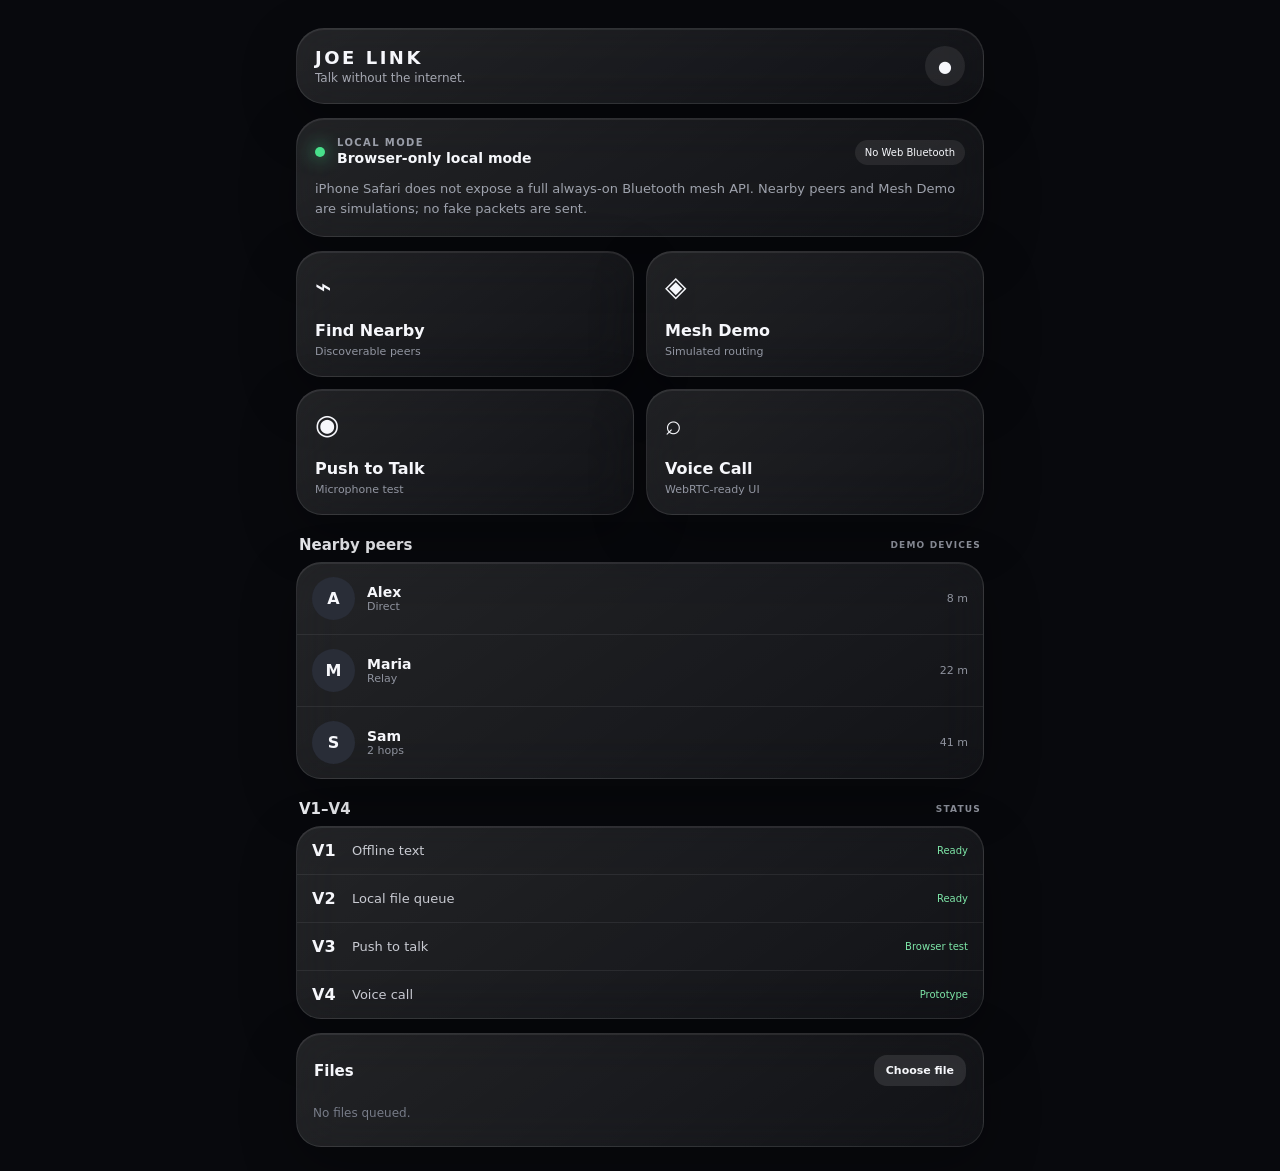
<file: index.html>
<!doctype html>
<html lang="en">
<head>
<meta charset="utf-8">
<meta name="viewport" content="width=device-width,initial-scale=1,viewport-fit=cover,user-scalable=no">
<meta name="theme-color" content="#08090d">
<meta name="apple-mobile-web-app-capable" content="yes">
<meta name="apple-mobile-web-app-status-bar-style" content="black-translucent">
<meta name="apple-mobile-web-app-title" content="JOE LINK">
<link rel="manifest" href="manifest.json">
<link rel="apple-touch-icon" href="icons/icon-192.png">
<link rel="stylesheet" href="styles.css">
<title>JOE LINK</title>
</head>
<body>
<div class="app">
<header class="top glass"><div><b>JOE LINK</b><small>Talk without the internet.</small></div><button id="profile" class="round">●</button></header>
<main>
<section class="glass status"><div class="row"><i class="dot"></i><div><label>LOCAL MODE</label><strong id="transport">Browser prototype</strong></div><em id="bt">Checking…</em></div><p id="limit">Local-first prototype. No account, backend, ads, or paid service.</p></section>

<section class="grid">
<button class="glass feature" data-action="find"><span>⌁</span><b>Find Nearby</b><small>Discoverable peers</small></button>
<button class="glass feature" data-action="mesh"><span>◈</span><b>Mesh Demo</b><small>Simulated routing</small></button>
<button class="glass feature" data-action="ptt"><span>◉</span><b>Push to Talk</b><small>Microphone test</small></button>
<button class="glass feature" data-action="call"><span>⌕</span><b>Voice Call</b><small>WebRTC-ready UI</small></button>
</section>

<section><div class="title">Nearby peers <small>DEMO DEVICES</small></div><div id="peers" class="glass list"></div></section>
<section><div class="title">V1–V4 <small>STATUS</small></div><div class="glass versions">
<div><b>V1</b><span>Offline text</span><i>Ready</i></div>
<div><b>V2</b><span>Local file queue</span><i>Ready</i></div>
<div><b>V3</b><span>Push to talk</span><i>Browser test</i></div>
<div><b>V4</b><span>Voice call</span><i>Prototype</i></div>
</div></section>

<section class="glass files"><div class="title">Files <button id="choose">Choose file</button></div><input id="file" type="file" multiple hidden><div id="queue" class="empty">No files queued.</div></section>
</main>

<div id="toast" class="toast"></div>

<div id="chat" class="sheet"><div class="backdrop" data-close-chat></div><section class="glass panel">
<div class="grab"></div><header class="chathead"><button data-close-chat>‹</button><div id="chatAvatar" class="avatar">A</div><div class="chatname"><b id="chatName">Alex</b><small id="chatRoute">Direct · 8 m</small></div><button id="chatCall" class="round">⌕</button></header>
<div id="messages" class="messages"></div>
<div class="glass composer"><button id="chatMic">◉</button><input id="input" placeholder="Message locally…" autocomplete="off"><button id="send">↑</button></div>
</section></div>

<div id="ptt" class="modal"><section class="glass modalbox"><button class="close" data-close>×</button><label>V3 · PUSH TO TALK</label><h2>Hold to talk</h2><p>Records locally when supported. It does not claim Bluetooth transmission.</p><div id="recordState">Ready</div><button id="hold" class="hold">Hold</button><audio id="preview" controls hidden></audio></section></div>

<div id="call" class="modal call"><section><button class="close light" data-close>×</button><div id="callAvatar" class="callavatar">A</div><label>V4 · VOICE CALL</label><h2 id="callName">Alex</h2><div id="timer">00:00</div><p id="callStatus">Local/WebRTC prototype — no cellular call</p><div class="controls"><button id="mute">🎙<small>Mute</small></button><button id="speaker">🔊<small>Speaker</small></button><button id="end" class="end">☎<small>End</small></button></div></section></div>

<div id="mesh" class="modal"><section class="glass modalbox"><button class="close" data-close>×</button><label>MESH DEMO</label><h2>Nearby routing</h2><p>Visualizes a future native relay path. No fake radio packets are sent.</p><div id="nodes"></div><button id="reroute" class="primary">Simulate route</button></section></div>
</div>
<script src="app.js" defer></script>
</body></html>
</file>
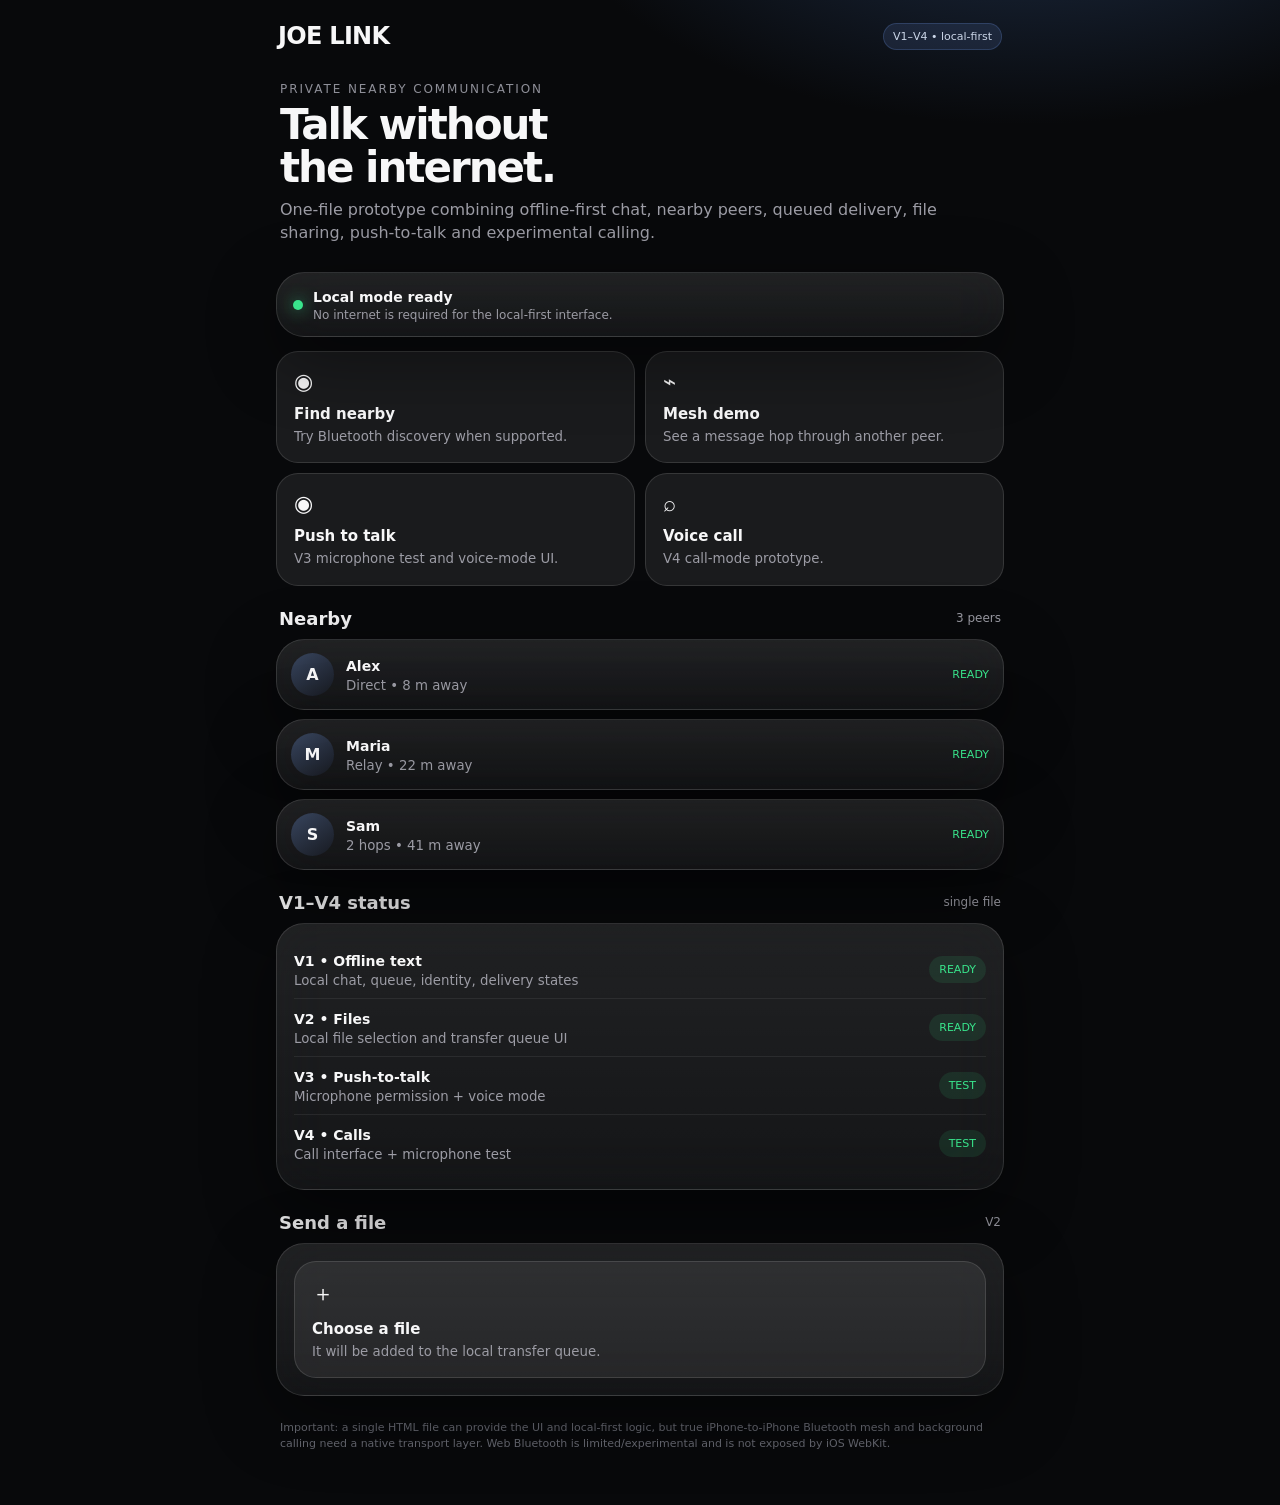
<file: joe-link-v1-v4.html>
<!doctype html>
<html lang="en">
<head>
<meta charset="utf-8">
<meta name="viewport" content="width=device-width,initial-scale=1,viewport-fit=cover">
<meta name="theme-color" content="#08090b">
<title>JOE LINK — V1–V4</title>
<style>
:root{--bg:#08090b;--card:rgba(255,255,255,.075);--line:rgba(255,255,255,.12);--text:#f7f7f8;--muted:#9c9ca5;--accent:#79a7ff;--green:#39e58c}
*{box-sizing:border-box;-webkit-tap-highlight-color:transparent}html,body{margin:0;background:radial-gradient(900px 500px at 80% -10%,#20314c 0,transparent 55%),var(--bg);color:var(--text);font-family:-apple-system,BlinkMacSystemFont,"SF Pro Display","SF Pro Text",Inter,system-ui,sans-serif;min-height:100%}body{padding:env(safe-area-inset-top) 0 env(safe-area-inset-bottom)}button,input{font:inherit}button{border:0;color:inherit;cursor:pointer}.app{max-width:760px;margin:auto;min-height:100vh;padding:18px 16px 28px}.top{display:flex;align-items:center;justify-content:space-between;padding:4px 2px 18px}.brand{font-weight:800;letter-spacing:-.7px;font-size:24px}.badge{font-size:11px;color:#cbd6e8;background:#79a7ff1f;border:1px solid #79a7ff33;padding:6px 9px;border-radius:999px}.hero{padding:14px 4px 18px}.eyebrow{font-size:12px;letter-spacing:.16em;color:#8e8f98;text-transform:uppercase}h1{font-size:42px;line-height:1.02;letter-spacing:-2px;margin:8px 0}.sub{color:var(--muted);line-height:1.45}.glass{background:linear-gradient(180deg,#ffffff1a,#ffffff0d);border:1px solid var(--line);box-shadow:0 20px 70px #00000073;backdrop-filter:blur(28px);-webkit-backdrop-filter:blur(28px);border-radius:28px}.status{display:flex;gap:10px;align-items:center;padding:14px 16px;margin:10px 0 14px}.dot{width:10px;height:10px;border-radius:50%;background:var(--green);box-shadow:0 0 16px #39e58cb3}.status b{font-size:14px}.status span{font-size:12px;color:var(--muted);display:block;margin-top:2px}.actions{display:grid;grid-template-columns:1fr 1fr;gap:10px;margin-bottom:16px}.action{padding:17px;border-radius:22px;background:var(--card);border:1px solid var(--line);text-align:left;transition:.18s transform,.18s background}.action:active{transform:scale(.98)}.icon{font-size:22px;display:block;margin-bottom:10px}.action b{font-size:15px}.action small{display:block;color:var(--muted);margin-top:5px;line-height:1.3}.section-title{display:flex;justify-content:space-between;align-items:center;margin:22px 3px 10px}.section-title h2{font-size:18px;margin:0}.section-title span{font-size:12px;color:var(--muted)}.peers{display:grid;gap:9px}.peer{display:flex;align-items:center;gap:12px;padding:13px 14px;width:100%;text-align:left}.avatar{width:43px;height:43px;border-radius:50%;display:grid;place-items:center;background:linear-gradient(145deg,#38455e,#171a21);font-weight:700}.peer-main{flex:1}.peer-main b{font-size:14px}.peer-main small{display:block;color:var(--muted);margin-top:3px}.online{font-size:11px;color:var(--green)}.panel{padding:17px;margin-top:10px}.row{display:flex;align-items:center;gap:12px;padding:10px 0}.row+.row{border-top:1px solid #ffffff12}.row .grow{flex:1}.row b{font-size:14px}.row small{display:block;color:var(--muted);margin-top:3px}.pill{padding:7px 10px;border-radius:999px;background:#39e58c1a;color:var(--green);font-size:11px}footer{padding:24px 4px;color:#686a73;font-size:11px;line-height:1.5}.chat{display:none;position:fixed;inset:0;z-index:10;background:#050608c2;backdrop-filter:blur(18px);-webkit-backdrop-filter:blur(18px)}.sheet{position:absolute;left:0;right:0;bottom:0;max-height:92vh;min-height:70vh;background:linear-gradient(180deg,#17181c,#0b0c0e);border:1px solid var(--line);border-bottom:0;border-radius:30px 30px 0 0;display:flex;flex-direction:column;box-shadow:0 -30px 100px #0000008c;animation:up .28s ease}@keyframes up{from{transform:translateY(100%);opacity:.6}to{transform:none;opacity:1}}.handle{width:44px;height:5px;border-radius:99px;background:#707179;margin:10px auto}.chat-head{display:flex;align-items:center;gap:11px;padding:10px 16px 14px;border-bottom:1px solid var(--line)}.back{width:38px;height:38px;border-radius:50%;background:var(--card)}.chat-head .peer-main{flex:1}.secure{font-size:11px;color:var(--green)}.messages{flex:1;overflow:auto;padding:18px 16px}.msg{max-width:78%;padding:10px 13px;border-radius:19px;margin:7px 0;line-height:1.35;font-size:14px}.me{margin-left:auto;background:#2f70e8;border-bottom-right-radius:6px}.them{background:#24262b;border-bottom-left-radius:6px}.time{font-size:10px;opacity:.55;margin-top:4px}.composer{display:flex;gap:8px;padding:10px 14px calc(10px + env(safe-area-inset-bottom));border-top:1px solid var(--line)}.composer input{flex:1;min-width:0;border:1px solid var(--line);outline:0;background:var(--card);color:var(--text);border-radius:22px;padding:12px 14px}.send,.mic{width:45px;height:45px;border-radius:50%;background:#fff;color:#111}.toast{position:fixed;left:50%;bottom:24px;transform:translateX(-50%) translateY(20px);opacity:0;pointer-events:none;background:#22242a;border:1px solid var(--line);padding:11px 15px;border-radius:999px;font-size:12px;z-index:30;transition:.25s}.toast.show{opacity:1;transform:translateX(-50%)}@media(max-width:420px){h1{font-size:36px}.actions{grid-template-columns:1fr}.app{padding-left:13px;padding-right:13px}}
</style>
</head>
<body>
<div class="app">
<div class="top"><div class="brand">JOE LINK</div><div class="badge">V1–V4 • local-first</div></div>
<section class="hero"><div class="eyebrow">Private nearby communication</div><h1>Talk without<br>the internet.</h1><div class="sub">One-file prototype combining offline-first chat, nearby peers, queued delivery, file sharing, push-to-talk and experimental calling.</div></section>
<div class="status glass"><div class="dot"></div><div><b id="netText">Local mode ready</b><span id="netSub">No internet is required for the local-first interface.</span></div></div>
<div class="actions">
<button class="action" id="scan"><span class="icon">◉</span><b>Find nearby</b><small>Try Bluetooth discovery when supported.</small></button>
<button class="action" id="demo"><span class="icon">⌁</span><b>Mesh demo</b><small>See a message hop through another peer.</small></button>
<button class="action" id="ptt"><span class="icon">◉</span><b>Push to talk</b><small>V3 microphone test and voice-mode UI.</small></button>
<button class="action" id="call"><span class="icon">⌕</span><b>Voice call</b><small>V4 call-mode prototype.</small></button>
</div>
<div class="section-title"><h2>Nearby</h2><span>3 peers</span></div>
<div class="peers">
<button class="peer glass" data-name="Alex"><div class="avatar">A</div><div class="peer-main"><b>Alex</b><small>Direct • 8 m away</small></div><span class="online">READY</span></button>
<button class="peer glass" data-name="Maria"><div class="avatar">M</div><div class="peer-main"><b>Maria</b><small>Relay • 22 m away</small></div><span class="online">READY</span></button>
<button class="peer glass" data-name="Sam"><div class="avatar">S</div><div class="peer-main"><b>Sam</b><small>2 hops • 41 m away</small></div><span class="online">READY</span></button>
</div>
<div class="section-title"><h2>V1–V4 status</h2><span>single file</span></div>
<div class="panel glass">
<div class="row"><div class="grow"><b>V1 • Offline text</b><small>Local chat, queue, identity, delivery states</small></div><span class="pill">READY</span></div>
<div class="row"><div class="grow"><b>V2 • Files</b><small>Local file selection and transfer queue UI</small></div><span class="pill">READY</span></div>
<div class="row"><div class="grow"><b>V3 • Push-to-talk</b><small>Microphone permission + voice mode</small></div><span class="pill">TEST</span></div>
<div class="row"><div class="grow"><b>V4 • Calls</b><small>Call interface + microphone test</small></div><span class="pill">TEST</span></div>
</div>
<div class="section-title"><h2>Send a file</h2><span>V2</span></div>
<div class="panel glass"><input id="file" type="file" hidden><button class="action" style="width:100%" id="pick"><span class="icon">＋</span><b>Choose a file</b><small id="fileName">It will be added to the local transfer queue.</small></button></div>
<footer>Important: a single HTML file can provide the UI and local-first logic, but true iPhone-to-iPhone Bluetooth mesh and background calling need a native transport layer. Web Bluetooth is limited/experimental and is not exposed by iOS WebKit.</footer>
</div>

<div class="chat" id="chat"><div class="sheet" id="sheet"><div class="handle" id="handle"></div>
<div class="chat-head"><button class="back" id="close">‹</button><div class="avatar" id="chatAvatar">A</div><div class="peer-main"><b id="chatName">Alex</b><small>Local encrypted session</small></div><div class="secure">● secure</div></div>
<div class="messages" id="messages"></div><div class="composer"><button class="mic" id="chatMic">◉</button><input id="input" placeholder="Message…" autocomplete="off"><button class="send" id="send">➤</button></div>
</div></div><div class="toast" id="toast"></div>

<script>
const $=s=>document.querySelector(s), toast=t=>{let e=$("#toast");e.textContent=t;e.classList.add("show");clearTimeout(window.tt);window.tt=setTimeout(()=>e.classList.remove("show"),2200)};
let current="Alex",messages=JSON.parse(localStorage.getItem("joeLinkMessages")||"{}");
function esc(s){return s.replace(/[&<>"']/g,c=>({"&":"&amp;","<":"&lt;",">":"&gt;",'"':"&quot;","'":"&#039;"}[c]))}
function render(){let b=$("#messages");b.innerHTML="";(messages[current]||[]).forEach(m=>{let d=document.createElement("div");d.className="msg "+m.from;d.innerHTML=esc(m.text)+"<div class=time>"+m.time+"</div>";b.appendChild(d)});b.scrollTop=b.scrollHeight}
function openChat(n){current=n;messages[n]??=[{from:"them",text:"Hey! This is JOE LINK.",time:"now"},{from:"them",text:"Local-first chat is ready.",time:"now"}];$("#chatName").textContent=n;$("#chatAvatar").textContent=n[0];$("#chat").style.display="block";render()}
function closeChat(){$("#chat").style.display="none";$("#sheet").style.transform=""}
document.querySelectorAll(".peer").forEach(p=>p.onclick=()=>openChat(p.dataset.name));
$("#close").onclick=closeChat;
function send(){let v=$("#input").value.trim();if(!v)return;messages[current].push({from:"me",text:v,time:"queued locally"});localStorage.setItem("joeLinkMessages",JSON.stringify(messages));$("#input").value="";render();toast("Saved locally • waiting for a route")}
$("#send").onclick=send;$("#input").addEventListener("keydown",e=>{if(e.key==="Enter")send()});
$("#scan").onclick=async()=>{if(!("bluetooth"in navigator)){toast("Bluetooth is unavailable in this browser");return}try{let d=await navigator.bluetooth.requestDevice({acceptAllDevices:true});toast("Selected "+(d.name||"nearby device"));$("#netText").textContent="Bluetooth device selected";$("#netSub").textContent="Transport permission granted"}catch(e){toast("Bluetooth selection cancelled or unavailable")}};
$("#demo").onclick=()=>{toast("Mesh route: You → Maria → Alex");$("#netText").textContent="Mesh route active";$("#netSub").textContent="2-hop demo • queue enabled"};
async function mic(label){try{let s=await navigator.mediaDevices.getUserMedia({audio:true});s.getTracks().forEach(t=>t.stop());toast(label+" microphone ready")}catch(e){toast("Microphone permission not granted")}}
$("#ptt").onclick=()=>mic("Push-to-talk");$("#call").onclick=()=>mic("Voice call");$("#chatMic").onclick=()=>mic("Voice message");
$("#pick").onclick=()=>$("#file").click();$("#file").onchange=()=>{let f=$("#file").files[0];if(f){$("#fileName").textContent=f.name+" • "+(f.size/1024/1024).toFixed(2)+" MB • queued";toast("File added to local queue")}};
let sy=0,dy=0;function ts(e){sy=e.touches[0].clientY}function tm(e){dy=e.touches[0].clientY-sy;if(dy>0)$("#sheet").style.transform="translateY("+Math.min(dy,280)+"px)"}function te(){if(dy>90)closeChat();else $("#sheet").style.transform="";sy=dy=0}
$("#sheet").addEventListener("touchstart",ts,{passive:true});$("#sheet").addEventListener("touchmove",tm,{passive:true});$("#sheet").addEventListener("touchend",te);
localStorage.setItem("joeLinkIdentity",localStorage.getItem("joeLinkIdentity")||("joe-"+Math.random().toString(16).slice(2)));
</script>
</body></html>
</file>
<file: styles.css>
*{box-sizing:border-box}html,body{margin:0;background:#08090d;color:#f6f7fb;font-family:-apple-system,BlinkMacSystemFont,"SF Pro Display",system-ui,sans-serif;-webkit-font-smoothing:antialiased}body{overscroll-behavior-y:none}.app{min-height:100svh;max-width:720px;margin:auto;padding:calc(env(safe-area-inset-top) + 14px) 16px calc(env(safe-area-inset-bottom) + 24px)}.glass{background:linear-gradient(145deg,rgba(255,255,255,.11),rgba(255,255,255,.045));border:1px solid rgba(255,255,255,.1);box-shadow:0 18px 55px rgba(0,0,0,.3),inset 0 1px rgba(255,255,255,.08);backdrop-filter:blur(24px);-webkit-backdrop-filter:blur(24px)}button,input{font:inherit}button{border:0;color:inherit;cursor:pointer;-webkit-tap-highlight-color:transparent}.top{border-radius:28px;padding:17px 18px;display:flex;align-items:center;justify-content:space-between;margin-bottom:14px}.top b{display:block;letter-spacing:.14em;font-size:18px}.top small{display:block;color:#a5a8b2;font-size:12px;margin-top:3px}.round{width:40px;height:40px;border-radius:50%;background:rgba(255,255,255,.08)}main{display:grid;gap:14px}.status{border-radius:28px;padding:18px}.row{display:flex;align-items:center;gap:12px}.dot{width:10px;height:10px;border-radius:50%;background:#48e08b;box-shadow:0 0 18px #48e08b}.row label,.modalbox label,.call label{display:block;color:#999da8;font-size:10px;letter-spacing:.14em;font-weight:700}.row strong{font-size:14px}.row em{margin-left:auto;font-style:normal;font-size:10px;padding:7px 10px;border-radius:99px;background:rgba(255,255,255,.08)}.status p,.modalbox p,.call p{color:#9ea2ad;font-size:13px;line-height:1.5;margin:12px 0 0}.grid{display:grid;grid-template-columns:1fr 1fr;gap:12px}.feature{min-height:126px;border-radius:26px;padding:18px;text-align:left;display:flex;flex-direction:column;justify-content:flex-end;transition:.18s}.feature:active{transform:scale(.97)}.feature span{font-size:28px;margin-bottom:auto}.feature b{font-size:16px}.feature small{color:#9296a2;font-size:11px;margin-top:5px}.title{display:flex;justify-content:space-between;align-items:center;margin:7px 3px 8px;font-size:15px;font-weight:700}.title small{font-size:9px;letter-spacing:.13em;color:#969aa5}.list,.versions{border-radius:25px;overflow:hidden}.peer{width:100%;display:flex;align-items:center;gap:12px;padding:14px 15px;background:transparent;border-bottom:1px solid rgba(255,255,255,.07);text-align:left}.peer:last-child,.versions>div:last-child{border:0}.avatar{width:43px;height:43px;border-radius:50%;display:grid;place-items:center;background:#292d37;font-weight:700}.peermain{flex:1}.peermain b,.peermain small{display:block}.peermain b{font-size:14px}.peermain small,.distance{font-size:11px;color:#8f939e}.distance{margin-left:auto}.versions>div{display:flex;align-items:center;gap:12px;padding:14px 15px;border-bottom:1px solid rgba(255,255,255,.07)}.versions b{width:28px}.versions span{flex:1;font-size:13px;color:#c9cbd2}.versions i{font-size:10px;color:#7ee6a8;font-style:normal}.files{padding:14px;border-radius:25px}.files #choose,.primary{background:rgba(255,255,255,.1);border-radius:13px;padding:9px 12px;font-size:11px}.empty{font-size:12px;color:#777c88;padding:12px 2px}.file{display:flex;gap:10px;padding:10px 0;border-top:1px solid rgba(255,255,255,.07)}.filemain{flex:1;min-width:0}.filename{white-space:nowrap;overflow:hidden;text-overflow:ellipsis;font-size:12px}.filestatus{font-size:10px;color:#999da8}.toast{position:fixed;z-index:99;left:50%;bottom:calc(env(safe-area-inset-bottom) + 20px);transform:translate(-50%,20px);opacity:0;background:#191b22;padding:11px 15px;border-radius:16px;font-size:12px;transition:.25s}.toast.show{opacity:1;transform:translate(-50%,0)}.sheet,.modal{position:fixed;inset:0;z-index:20;display:none}.sheet.open,.modal.open{display:block}.backdrop{position:absolute;inset:0;background:rgba(0,0,0,.65);backdrop-filter:blur(8px)}.panel{position:absolute;left:0;right:0;bottom:0;height:min(88svh,760px);border-radius:32px 32px 0 0;padding:8px 14px calc(env(safe-area-inset-bottom) + 12px);display:flex;flex-direction:column;animation:up .28s cubic-bezier(.2,.8,.2,1)}@keyframes up{from{transform:translateY(100%)}to{transform:none}}.grab{width:42px;height:5px;border-radius:5px;background:#ffffff40;margin:4px auto 10px}.chathead{display:flex;align-items:center;gap:10px;padding:4px 2px 12px}.chathead>button:first-child{background:transparent;font-size:32px;width:38px}.chatname{flex:1}.chatname b,.chatname small{display:block}.chatname b{font-size:15px}.chatname small{font-size:10px;color:#8f939e;margin-top:3px}.messages{flex:1;overflow:auto;padding:10px 3px;display:flex;flex-direction:column;gap:8px}.bubble{max-width:78%;padding:11px 13px;border-radius:20px;font-size:14px;line-height:1.35}.me{align-self:flex-end;background:#f5f6f8;color:#101116;border-bottom-right-radius:7px}.them{align-self:flex-start;background:#ffffff1a;border-bottom-left-radius:7px}.meta{font-size:9px;opacity:.5;margin-top:4px}.composer{display:flex;align-items:center;gap:8px;padding:7px;border-radius:23px;margin-top:8px}.composer input{flex:1;background:transparent;border:0;outline:0;color:#fff;padding:8px;min-width:0}.composer button{width:39px;height:39px;border-radius:50%;background:#ffffff12}.composer button:last-child{background:#fff;color:#111}.modal{background:#000b;backdrop-filter:blur(16px);align-items:flex-end;justify-content:center;padding:18px}.modal.open{display:flex}.modalbox{width:min(100%,520px);border-radius:30px;padding:22px;margin-bottom:env(safe-area-inset-bottom)}.close{float:right;width:34px;height:34px;border-radius:50%;background:#ffffff12;font-size:23px}.modalbox h2{font-size:28px;margin:8px 0}.hold{display:block;width:150px;height:150px;border-radius:50%;margin:25px auto 20px;background:#ffffff12;border:1px solid #ffffff20;font-weight:700}.hold.recording{transform:scale(1.08);background:#fff;color:#111}.modalbox audio{width:100%}.call{align-items:center;justify-content:center}.call>section{width:100%;height:100%;display:flex;flex-direction:column;align-items:center;justify-content:center;text-align:center;position:relative}.light{position:absolute;right:0;top:10px}.callavatar{width:100px;height:100px;border-radius:50%;display:grid;place-items:center;background:#292d37;font-size:30px;font-weight:800;margin-bottom:20px}.call h2{font-size:32px;margin:8px 0}.call #timer{font-size:18px;font-variant-numeric:tabular-nums}.controls{display:flex;gap:18px;margin-top:42px}.controls button{width:72px;height:72px;border-radius:50%;background:#ffffff12;display:flex;flex-direction:column;align-items:center;justify-content:center;gap:4px;font-size:20px}.controls small{font-size:9px}.controls .end{background:#e94b5f}.node{padding:13px;border-radius:18px;background:#ffffff0d;margin:8px 0;display:flex;justify-content:space-between;font-size:12px}.primary{width:100%;background:#fff;color:#111;font-weight:700;padding:13px;margin-top:8px}@media(min-width:700px){.app{padding-top:28px}.panel{left:50%;right:auto;width:680px;transform:translateX(-50%)}}
</file>
